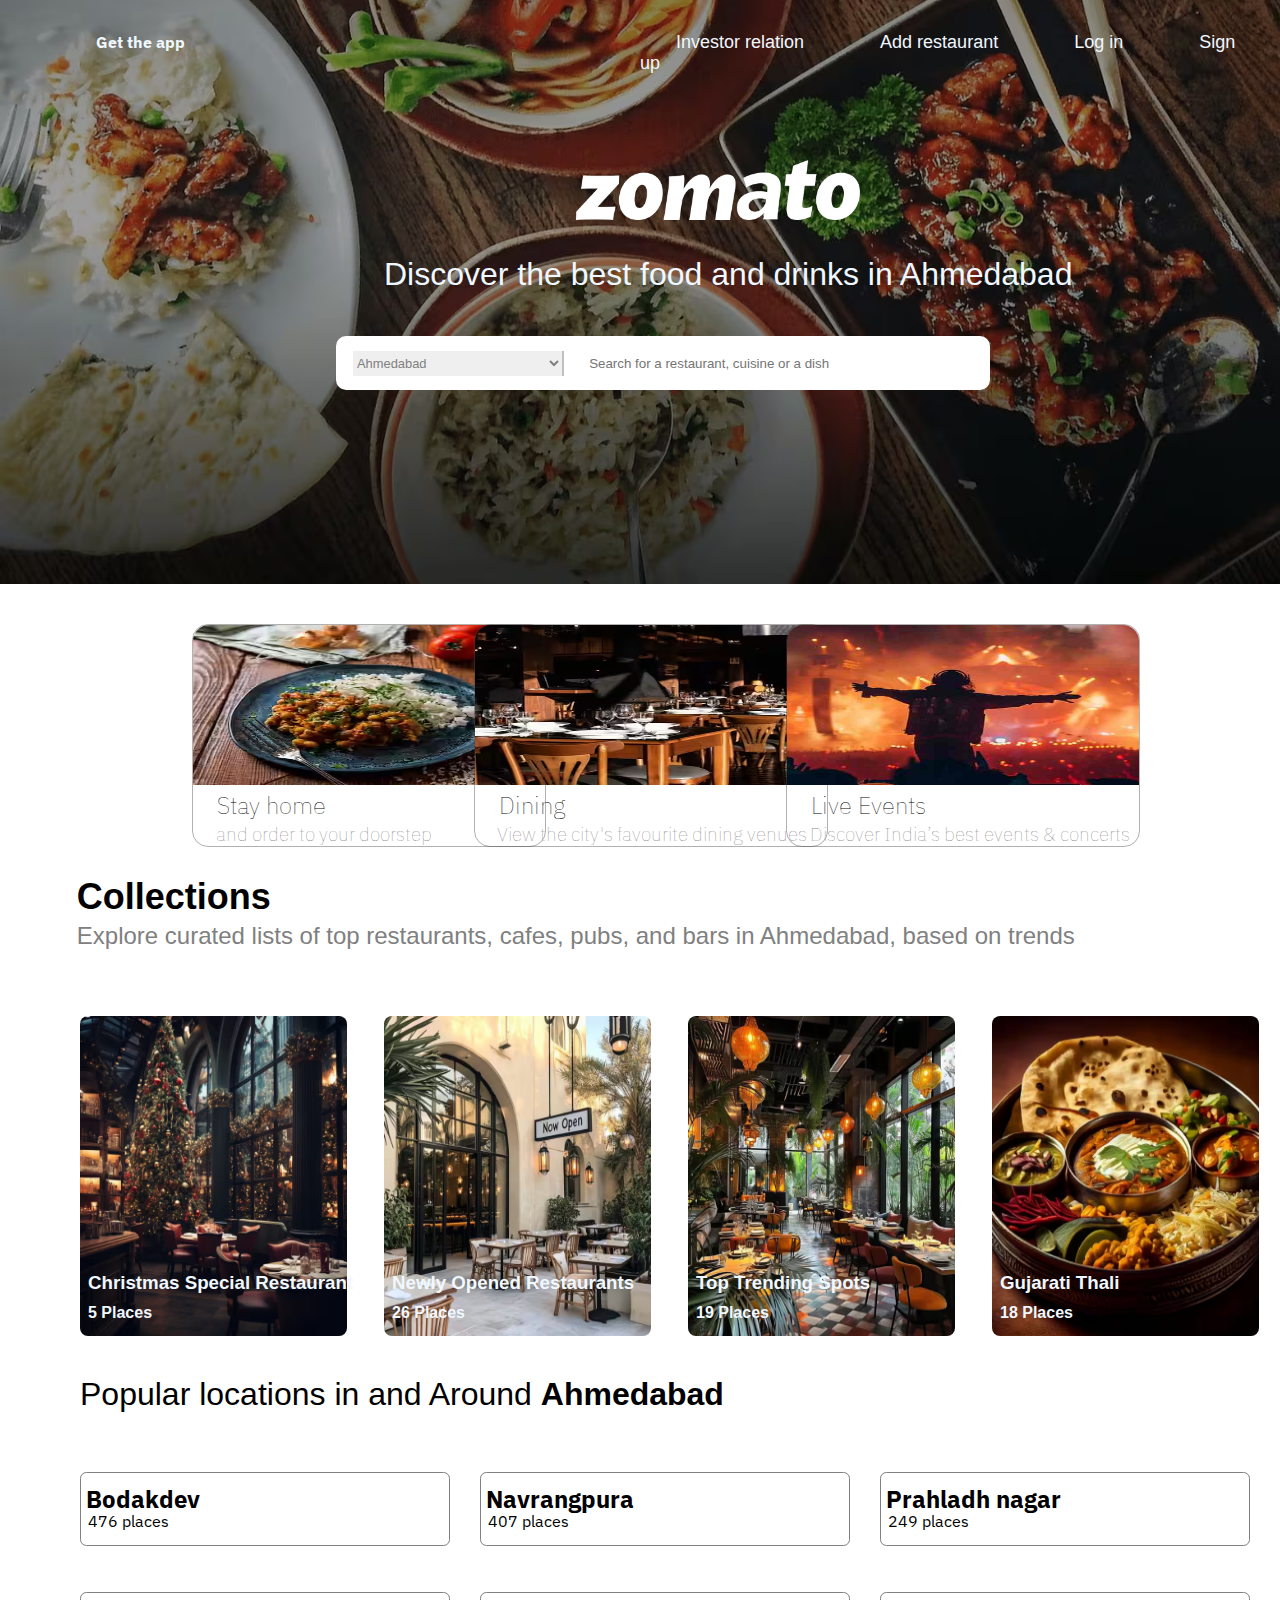
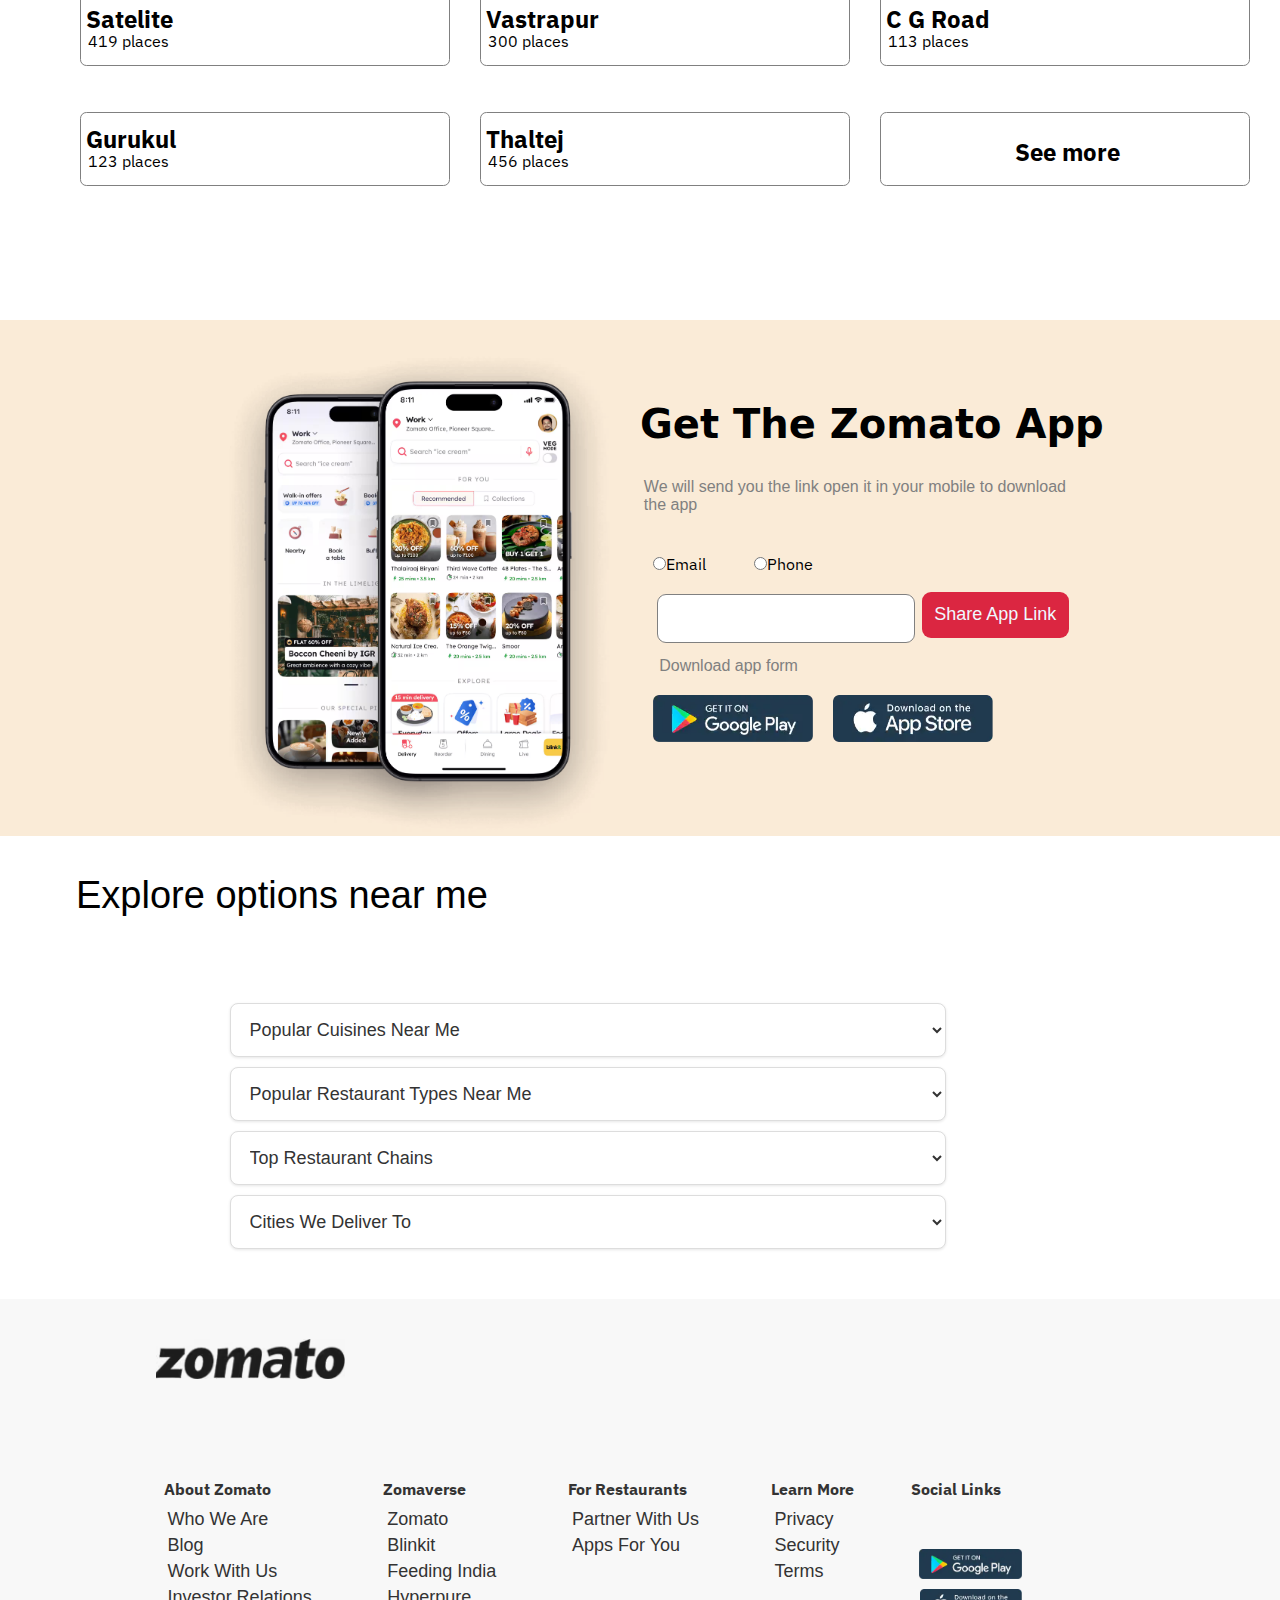
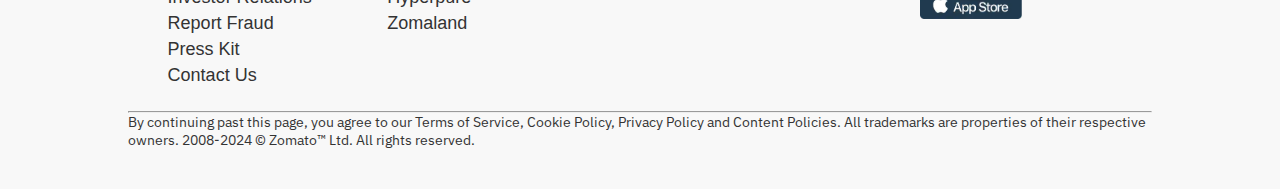
<file: Zomato_Clone/Zomato/index.html>
<!DOCTYPE html>
<html lang="en">
<head>
    <meta charset="UTF-8">
    <meta name="viewport" content="width=device-width, initial-scale=1.0">
    <title>Zomato</title>
    <link rel="shortcut icon" href="Asset/image.png" type="image/x-icon">
    <link rel="stylesheet" href="style.css">
    <link rel="stylesheet" href="https://cdnjs.cloudflare.com/ajax/libs/font-awesome/6.7.1/css/all.min.css" integrity="sha512-5Hs3dF2AEPkpNAR7UiOHba+lRSJNeM2ECkwxUIxC1Q/FLycGTbNapWXB4tP889k5T5Ju8fs4b1P5z/iB4nMfSQ==" crossorigin="anonymous" referrerpolicy="no-referrer" />
    
</head>
<body>
    <div calss="parent1">
        <div>
            <img src="Asset\zomato.jpg" alt="" class="bg1">
        </div>

        <div>
            <b><p class="app">Get the app</p></b>
        </div>

        <div class="links">
                <div>
                    <a href="#html" class="Inverterrelation">Investor relation</a>
                    <a href="#html" class="addresturant">Add restaurant</a>
                    <a href="#html" class="login">Log in</a>
                    <a href="#html" class="signin">Sign up</a>
                </div>

        </div>

        <div class="logo">
            <img src="Asset\logo.png" alt="" class="zomato">
    
        </div>

        <div>
            <p class="line">Discover the best food and drinks in Ahmedabad</p>
        </div>

        <div class="searchbar">
            <div class = "hero__section_container_input">
					<i class="fa-sharp fa-solid fa-location-dot" id = "location_icon"></i>
					<select class = "hero__section_input_location">
						<option>Ahmedabad</option>
						<option>Mumbai</option>
						<option>Banglore</option>
						<option>Delhi</option>
					</select>
					<i class="fa-solid fa-magnifying-glass" id = "search_icon"></i>
					<input class = "hero__section_input_search" type = "text" placeholder = "Search for a restaurant, cuisine or a dish" />
				</div>
                
        </div>
    </div>

    <div class="parent2">
            <div class="card1">
                <img src="Asset\e5b8785c257af2a7f354f1addaf37e4e1647364814.avif" alt="" class="cardimg1">
                    <div class="cardcontent">
                        <h2>Stay home</h2><br>
                        <h3>&nbsp;and order to your doorstep</h3>
                    </div>
            </div>

            
    <div class="parent3">
        <div class="card2">
            <img src="Asset\d026b357feb0d63c997549f6398da8cc1647364915.avif" alt="" class="cardimg2">
                <div class="cardcontent2">
                    <h2>Dining</h2><br>
                    <h3>&nbsp;View the city's favourite dining venues</h3>
                </div>
        </div>


            
    <div class="parent4">
        <div class="card3">
                 <img src="Asset\371de657644f1b5818fcb5d83387c8c91722851940.jpeg" alt="" class="cardimg3">
                <div class="cardcontent3">
                    <h2>Live Events</h2><br>
                    <h3>&nbsp;Discover India’s best events & concerts</h3>
                </div>
        </div>

        <div class="parent5">
                <div class="collection">
                    <h2>Collections</h2><br>
                    <p>Explore curated lists of top restaurants, cafes, pubs, and bars in Ahmedabad, based on trends
                    </p>
                </div>
        </div>

        <div class="parent6">
            <div class="christmusimg">
                    <img src="Asset\christmus.avif" alt="">

                    <div class="christmusspecial">
                        <h3>Christmas Special Restaurant</h3><br>
                        <h4>5 Places</h4>
                    </div>
            </div>
        </div>
        

        <div class="parent7">
            <div class="newlyopenedimg">
                    <img src="Asset\new.avif" alt="">

                    <div class="resturants">
                        <h3>Newly Opened Restaurants</h3><br>
                        <h4>26 Places</h4>
                    </div>
            </div>
        </div>
        

        <div class="parent8">
            <div class="trendingspotimg">
                    <img src="Asset\trending.avif" alt="">

                    <div class="trendingspot">
                        <h3>Top Trending Spots</h3><br>
                        <h4>19 Places</h4>
                    </div>
            </div>
        </div>


        <div class="parent9">
            <div class="gujratithaliimg">
                    <img src="Asset\gujratithali.avif" alt="">

                    <div class="gujratithali">
                        <h3>Gujarati Thali</h3><br>
                        <h4>18 Places</h4>
                    </div>
            </div>
        </div>
        

        <div class="parent10">
            <div class="popularlocations">
                    <p>Popular locations in and Around <b> Ahmedabad</b></p>
            </div>
        </div>

        <div class="parent11">
                <div class="cointainer">
                    <h5>Bodakdev</h5>
                    <p>476 places</p>
                </div>
        </div>
    </div>


    <div class="parent12">
        <div class="cointainer2">
            <h5>Navrangpura</h5>
            <p>407 places</p>
        </div>
    </div>



    <div class="parent13">
        <div class="cointainer3">
            <h5>Prahladh nagar</h5>
            <p>249 places</p>
        </div>
    </div>
    
<br><br><br><br><br><br>

<div class="parent14">
    <div class="cointainer4">
        <h5>Satelite</h5>
        <p>419 places</p>
    </div>
</div>

<div class="parent15">
    <div class="cointainer5">
        <h5>Vastrapur</h5>
        <p>300 places</p>
    </div>
</div>



<div class="parent15">
    <div class="cointainer6">
        <h5>C G Road</h5>
        <p>113 places</p>
    </div>
</div>

<br><br><br><br><br><br>



<div class="parent16">
    <div class="cointainer7">
        <h5>Gurukul</h5>
        <p>123 places</p>
    </div>
</div>


<div class="parent17">
    <div class="cointainer8">
        <h5>Thaltej</h5>
        <p>456 places</p>
    </div>
</div>


<div class="parent19">
    <div class="cointainer9">
        <h5>See more</h5>
        
    </div>
</div>

</div>



    <div class="bgcolor">
            <img src="Asset\phone.avif" alt="" class="phone">

            <div class="getapp">
                <h2>Get The Zomato App</h2>

                <p>We will send you the link open it in your mobile to download <br> the app</p>

                <div class="radiobutton">
                    <input type="radio" name="type">Email  &nbsp;&nbsp;&nbsp;&nbsp;&nbsp;&nbsp;&nbsp;&nbsp;&nbsp;&nbsp;
                    
                    <input type="radio" name="type">Phone
                    <br><br>
                    &nbsp;<input type="text" class="inputtype">
                </div>

                <div class="button">
                    <button class="sharebutton">Share App Link</button>

                    <p>Download app form</p>
                </div>

                <div class="apps">
                    <img src="Asset\goolleplay.webp" alt="" class="playstore">
                    <img src="Asset\app store.webp" alt="" class="appstore">
                </div>
            </div>

            
    </div>

<div class="parent20">
    <p>Explore options near me</p><br><br>
    <div class="dropdown-container">
        <div class="dropdown-wrapper">
            <select>
                <option selected disabled>Popular Cuisines Near Me</option>
                <option>Italian</option>
                <option>Chinese</option>
                <option>Indian</option>
            </select>
        </div>

        <div class="dropdown-wrapper">
            <select>
                <option selected disabled>Popular Restaurant Types Near Me</option>
                <option>Fine Dining</option>
                <option>Casual Dining</option>
                <option>Fast Food</option>
            </select>
        </div>

        <div class="dropdown-wrapper">
            <select>
                <option selected disabled>Top Restaurant Chains</option>
                <option>McDonald's</option>
                <option>Pizza Hut</option>
                <option>Starbucks</option>
            </select>
        </div>

        <div class="dropdown-wrapper">
            <select>
                <option selected disabled>Cities We Deliver To</option>
                <option>Ahmedabad</option>
                <option>Bangalore</option>
                <option>Delhi</option>
            </select>
        </div>
    </div>
</div><br><br>
<footer>
    <div class="footer-container">
        <img height="40px" style="margin-left: 2em; position: absolute;" src="Asset/blacklogo.avif">
<br>
        <div class="footer-column">
            <h3>About Zomato</h3>
            <ul>
                <li><a href="#">Who We Are</a></li>
                <li><a href="#">Blog</a></li>
                <li><a href="#">Work With Us</a></li>
                <li><a href="#">Investor Relations</a></li>
                <li><a href="#">Report Fraud</a></li>
                <li><a href="#">Press Kit</a></li>
                <li><a href="#">Contact Us</a></li>
            </ul>
        </div>

        <div class="footer-column">
            <h3>Zomaverse</h3>
            <ul>
                <li><a href="#">Zomato</a></li>
                <li><a href="#">Blinkit</a></li>
                <li><a href="#">Feeding India</a></li>
                <li><a href="#">Hyperpure</a></li>
                <li><a href="#">Zomaland</a></li>
            </ul>
        </div>

        <div class="footer-column">
            <h3>For Restaurants</h3>
            <ul>
                <li><a href="#">Partner With Us</a></li>
                <li><a href="#">Apps For You</a></li>
            </ul>
        </div>

        <div class="footer-column">
            <h3>Learn More</h3>
            <ul>
                <li><a href="#">Privacy</a></li>
                <li><a href="#">Security</a></li>
                <li><a href="#">Terms</a></li>
            </ul>
        </div>

        <div class="footer-column">
            <h3>Social Links</h3>
            <div class="social-icons">
                <a href="#"><img src="Asset/goolleplay.webp" height="30px"> </a>
                <a href="#"><img style="margin-top: 2em;margin-left: -9.6em;" src="Asset/app store.webp" height="30px"> </a>
            </div>
        </div>
        </div>
        <hr>
        By continuing past this page, you agree to our Terms of Service, Cookie Policy, Privacy Policy and Content Policies. All trademarks are properties of their respective owners. 2008-2024 © Zomato™ Ltd. All rights reserved.  
</footer>

</body>
</html>
</file>
<file: Zomato_Clone/Zomato/style.css>
@import url('https://fonts.googleapis.com/css2?family=IBM+Plex+Sans:ital,wght@0,100;0,200;0,300;0,400;0,500;0,600;0,700;1,100;1,200;1,300;1,400;1,500;1,600;1,700&family=Montserrat:ital,wght@0,100..900;1,100..900&family=Oswald&family=Playfair+Display:ital,wght@0,400..900;1,400..900&display=swap');

body{
    background-color: white;
    font-family: "IBM Plex Sans", sans-serif;

}
*{
    margin: 0;
}
.bg1{
    position: absolute;
    height: 600px;
    width: 100%;
    margin-top: -1em;
}
.app{
    position: absolute;
    margin-left: 6em;
    margin-top: 2em;
    color: aliceblue;
}
.links{
    position: absolute;
    margin-left: 50%;
    margin-top: 2em;
}
a{
    text-decoration: none;
    color: aliceblue;
    margin: 2em;
    font-family:'Segoe UI', Tahoma, Geneva, Verdana, sans-serif;
    font-size: large;
}
.zomato{
    height: 60px;
    margin-top: 10em;
    margin-left: 36em;
    position: absolute;
}
.logo{
    position: absolute;
}
.line{
    position: absolute;
    color: aliceblue;
    font-size: 2em;
    margin-top: 8em;
    margin-left: 12em;
    font-family:Arial, Helvetica, sans-serif;
}


.hero__section_container_input{
	background: white;
	border-radius: 10px;
	width: 50%;
    height: 40px;
	padding: 7px;
	display: flex;
	align-items: center;
	justify-content: space-between;
	gap: 10px;
    position: absolute;
    margin-top: 21em;
    margin-left: 21em;
}

#location_icon{
	color: rgb(239,79,95);
	margin-top: -4px;
}

#search_icon{
	color: rgb(239,79,95);
	margin-right: 3px;
}

.hero__section_input_location, .hero__section_input_search{
	border: none;
	padding-top: 4px;
	padding-bottom: 4px;
}


.hero__section_input_location{
	width: 35%;
	border-right: 2px solid #C0C0C0;
	color: gray;
	font-size: 12.9px;
}

.hero__section_input_search{
	width: 65%;
}
.card1{
    position: absolute;
    margin-top: 39em;
    margin-left: 12em;
    width: 22em;
    border: 1px solid rgba(67, 62, 62, 0.41);
    border-radius: 1em;
}
.cardimg1{
    width: 22em;
    height: 10em;
    border-top-right-radius: 1em;
    border-top-left-radius: 1em;
    border-color: black;
    
}
.cardcontent h2{
    margin-left: 1em;
    font-weight: 100;

}
.cardcontent h3{
    margin-left: 1em;
    font-weight: 100;
    margin-top: -1em;
    color: gray;
}
.card2{
    position: absolute;
    margin-top: 39em;
    margin-left: 37%;
    width: 22em;
    border: 1px solid rgba(67, 62, 62, 0.41);
    border-radius: 1em;
}
.cardimg2{
    width: 22em;
    height: 10em;
    border-top-right-radius: 1em;
    border-top-left-radius: 1em;
    border-color: black;
    
}
.cardcontent2 h2{
    margin-left: 1em;
    font-weight: 100;

}
.cardcontent2 h3{
    margin-left: 1em;
    font-weight: 100;
    margin-top: -1em;
    color: gray;
}

.card3{
    position: absolute;
    margin-top: 39em;
    margin-left: 61.4%;
    width: 22em;
    border: 1px solid rgba(67, 62, 62, 0.41);
    border-radius: 1em;
}
.cardimg3{
    width: 22em;
    height: 10em;
    border-top-right-radius: 1em;
    border-top-left-radius: 1em;
    border-color: black;
    
}
.cardcontent3 h2{
    margin-left: 1em;
    font-weight: 100;

}
.cardcontent3 h3{
    margin-left: 1em;
    font-weight: 100;
    margin-top: -1em;
    color: gray;
}
.collection{
    
    position: absolute;
    margin-top: 36.5em;
    margin-left: 3.2em;
    font-size: x-large;
    font-family:'Segoe UI', Tahoma, Geneva, Verdana, sans-serif;
}
.collection p{
    margin-top: -1em;
    color: gray;
}
.christmusimg{
    margin-top: 63.5em;
    margin-left: 5em;
    position: absolute;
}
.christmusimg img{
    height: 320px;
    width: 267px;
    position: absolute;
    border-radius: 0.5em;
}
.christmusspecial{
    position: relative;
    color: aliceblue;
    margin-top: 16em;
    margin-left: 0.5em;
    font-family: 'Gill Sans', 'Gill Sans MT', Calibri, 'Trebuchet MS', sans-serif;
}
.christmusspecial h4{
    margin-top: -0.5em;
}

.newlyopenedimg{
    margin-top: 63.5em;
    margin-left: 24em;
    position: absolute;
}
.newlyopenedimg img{
    height: 320px;
    width: 267px;
    position: absolute;
    border-radius: 0.5em;
}
.resturants{
    position: relative;
    color: aliceblue;
    margin-top: 16em;
    margin-left: 0.5em;
    font-family: 'Gill Sans', 'Gill Sans MT', Calibri, 'Trebuchet MS', sans-serif;
}
.resturants h4{
    margin-top: -0.5em;
}


.trendingspotimg{
    margin-top: 63.5em;
    margin-left: 43em;
    position: absolute;
}
.trendingspotimg img{
    height: 320px;
    width: 267px;
    position: absolute;
    border-radius: 0.5em;
}
.trendingspot{
    position: relative;
    color: aliceblue;
    margin-top: 16em;
    margin-left: 0.5em;
    font-family: 'Gill Sans', 'Gill Sans MT', Calibri, 'Trebuchet MS', sans-serif;
}
.trendingspot h4{
    margin-top: -0.5em;
}


.gujratithaliimg{
    margin-top: 63.5em;
    margin-left: 62em;
    position: absolute;
}
.gujratithaliimg img{
    height: 320px;
    width: 267px;
    position: absolute;
    border-radius: 0.5em;
}
.gujratithali{
    position: relative;
    color: aliceblue;
    margin-top: 16em;
    margin-left: 0.5em;
    font-family: 'Gill Sans', 'Gill Sans MT', Calibri, 'Trebuchet MS', sans-serif;
}
.gujratithali h4{
    margin-top: -0.5em;
}
.popularlocations{
    position: absolute;
    margin-top: 43em;
    margin-left: 2.5em;
    font-family: 'Lucida Sans', 'Lucida Sans Regular', 'Lucida Grande', 'Lucida Sans Unicode', Geneva, Verdana, sans-serif;
    font-size: xx-large;
}
.cointainer{
    
    position: absolute;
    margin-top: 92em;
    margin-left: 5em;
    border: solid;
    border-width: 0.1px;
    border-color: grey;
    height: 4.5em;
    width: 23em;
    border-radius: 0.4em;

}
.cointainer h5{
    font-size: x-large;
    position: absolute;
    margin-top: 10px;
    margin-left: 5px;
    
}
.cointainer p{
    margin-top: 2.4em;
    margin-left: 7px;
    position:absolute;
    
}

.cointainer2{
    position: absolute;
    margin-top: 92em;
    margin-left: 30em;
    border: solid;
    border-width: 0.1px;
    border-color: grey;
    height: 4.5em;
    width: 23em;
    border-radius: 0.4em;

}
.cointainer2 h5{
    font-size: x-large;
    position: absolute;
    margin-top: 10px;
    margin-left: 5px;
    
}
.cointainer2 p{
    margin-top: 2.4em;
    margin-left: 7px;
    position:absolute;
    
}


.cointainer3{
    position: absolute;
    margin-top: 92em;
    margin-left: 55em;
    border: solid;
    border-width: 0.1px;
    border-color: grey;
    height: 4.5em;
    width: 23em;
    border-radius: 0.4em;

}
.cointainer3 h5{
    font-size: x-large;
    position: absolute;
    margin-top: 10px;
    margin-left: 5px;
    
}
.cointainer3 p{
    margin-top: 2.4em;
    margin-left: 7px;
    position:absolute;
    
}

.cointainer4{
    position: absolute;
    margin-top: 92em;
    margin-left: 5em;
    border: solid;
    border-width: 0.1px;
    border-color: grey;
    height: 4.5em;
    width: 23em;
    border-radius: 0.4em;

}
.cointainer4 h5{
    font-size: x-large;
    position: absolute;
    margin-top: 10px;
    margin-left: 5px;
    
}
.cointainer4 p{
    margin-top: 2.4em;
    margin-left: 7px;
    position:absolute;
    
}

.cointainer5{
    position: absolute;
    margin-top: 92em;
    margin-left: 30em;
    border: solid;
    border-width: 0.1px;
    border-color: grey;
    height: 4.5em;
    width: 23em;
    border-radius: 0.4em;

}
.cointainer5 h5{
    font-size: x-large;
    position: absolute;
    margin-top: 10px;
    margin-left: 5px;
    
}
.cointainer5 p{
    margin-top: 2.4em;
    margin-left: 7px;
    position:absolute;
    
}

.cointainer6{
    position: absolute;
    margin-top: 92em;
    margin-left: 55em;
    border: solid;
    border-width: 0.1px;
    border-color: grey;
    height: 4.5em;
    width: 23em;
    border-radius: 0.4em;

}
.cointainer6 h5{
    font-size: x-large;
    position: absolute;
    margin-top: 10px;
    margin-left: 5px;
    
}
.cointainer6 p{
    margin-top: 2.4em;
    margin-left: 7px;
    position:absolute;
    
}

.cointainer7{
    position: absolute;
    margin-top: 92em;
    margin-left: 5em;
    border: solid;
    border-width: 0.1px;
    border-color: grey;
    height: 4.5em;
    width: 23em;
    border-radius: 0.4em;

}
.cointainer7 h5{
    font-size: x-large;
    position: absolute;
    margin-top: 10px;
    margin-left: 5px;
    
}
.cointainer7 p{
    margin-top: 2.4em;
    margin-left: 7px;
    position:absolute;
    
}

.cointainer8{
    position: absolute;
    margin-top: 92em;
    margin-left: 30em;
    border: solid;
    border-width: 0.1px;
    border-color: grey;
    height: 4.5em;
    width: 23em;
    border-radius: 0.4em;

}
.cointainer8 h5{
    font-size: x-large;
    position: absolute;
    margin-top: 10px;
    margin-left: 5px;
    
}
.cointainer8 p{
    margin-top: 2.4em;
    margin-left: 7px;
    position:absolute;
    
}

.cointainer9{
    position: absolute;
    margin-top: 92em;
    margin-left: 55em;
    border: solid;
    border-width: 0.1px;
    border-color: grey;
    height: 4.5em;
    width: 23em;
    border-radius: 0.4em;

}
.cointainer9 h5{
    font-size: x-large;
    position: absolute;
    margin-top: 23px;
    margin-left: 5.6em;
}
.bgcolor{
    background-color:antiquewhite;
    margin-top: 105em;
    position: relative;
    width: 100%;
}
.phone{
    height: 480px;
    margin-top: 2em;
    margin-left: 12em;
}
.getapp h2{
    position: absolute;
    font-size: 40px;
    font-family:system-ui, -apple-system, BlinkMacSystemFont, 'Segoe UI', Roboto, Oxygen, Ubuntu, Cantarell, 'Open Sans', 'Helvetica Neue', sans-serif;
    margin-left: 50%;
    margin-top: -34%;
}
.getapp p{
    position: absolute;
    margin-left: 50.3%;
    margin-top: -28%;
    font-family:'Lucida Sans', 'Lucida Sans Regular', 'Lucida Grande', 'Lucida Sans Unicode', Geneva, Verdana, sans-serif;
    color: gray;
}
.radiobutton{
    position: absolute;
    margin-left: 51%;
    margin-top: -22%;
}
.radiobutton input{
    font-size: large;
}
.inputtype{
    height: 2.5em;
    width: 14em;
    border-radius: 0.5em;
    border: solid 0.5px gray;
}
.sharebutton{
    position: absolute;
    padding: 0.7em;
    background-color:rgb(219, 38, 65);
    color: aliceblue;
    font-size: large;
    border-radius: 0.5em;
    margin-left: 72%;
    margin-top: -19.1%;
    border: none;
}
.button p{
    margin-top: -14%;
    margin-left: 51.5%;
}
.apps{
    margin-left: 51%;
    margin-top: -11%;
    position: absolute;
}
.playstore{
    width: 160px;
}
.appstore{
    width: 160px;
    margin-left: 1em;
}
.parent20{
    width: 80%;
    margin-top: 1em;
    margin-left: 2em;
    font-size: 38px;
    font-family:'Lucida Sans', 'Lucida Sans Regular', 'Lucida Grande', 'Lucida Sans Unicode', Geneva, Verdana, sans-serif;
}

.dropdown-container select {
    width: 70%;
    padding: 15px;
    font-size: 18px;
    border: 1px solid #ddd;
    border-radius: 8px;
    background-color: white;
    align-items: center;
    margin: auto;
    display: flex;
    color: #333;
    box-shadow: 0 1px 3px rgba(0, 0, 0, 0.1);
    cursor: pointer;
    position: relative;
}

.dropdown-wrapper {
    position: relative;
    margin-bottom: 10px;
}
footer {
    
    background-color: #f8f8f8;
    padding: 40px 10%;
    color: #333;
    font-size: 14px;
}

.footer-container {
    display: flex;
    justify-content: space-between;
    flex-wrap: wrap;
}


.footer-column {
    position: relative;
    margin-bottom: 20px;
    margin-top: 10em;
}

.footer-column h3 {
    font-size: 16px;
    margin-left: 2em;
    margin-bottom: 10px;
    font-weight: bold;
}

.footer-column ul {
    list-style: none;
    padding: 0;
}

.footer-column ul li {
    margin: 5px 0;
}

.footer-column ul li a {
    text-decoration: none;
    color: #333;
}

.footer-column ul li a:hover {
    color: #ff4f5a;
}

.social-links img {
    height: 40px;
    margin: 5px 5px 0 0;
}

.social-icons {
    display: flex;
    gap: 10px;
    margin: 10px 0;
}

.social-icons a {
    text-decoration: none;
    color: #333;
    font-size: 20px;
}

.footer-bottom {
    margin-top: 20px;
    border-top: 1px solid #ddd;
    padding-top: 10px;
    text-align: center;
    color: #777;
}
</file>
